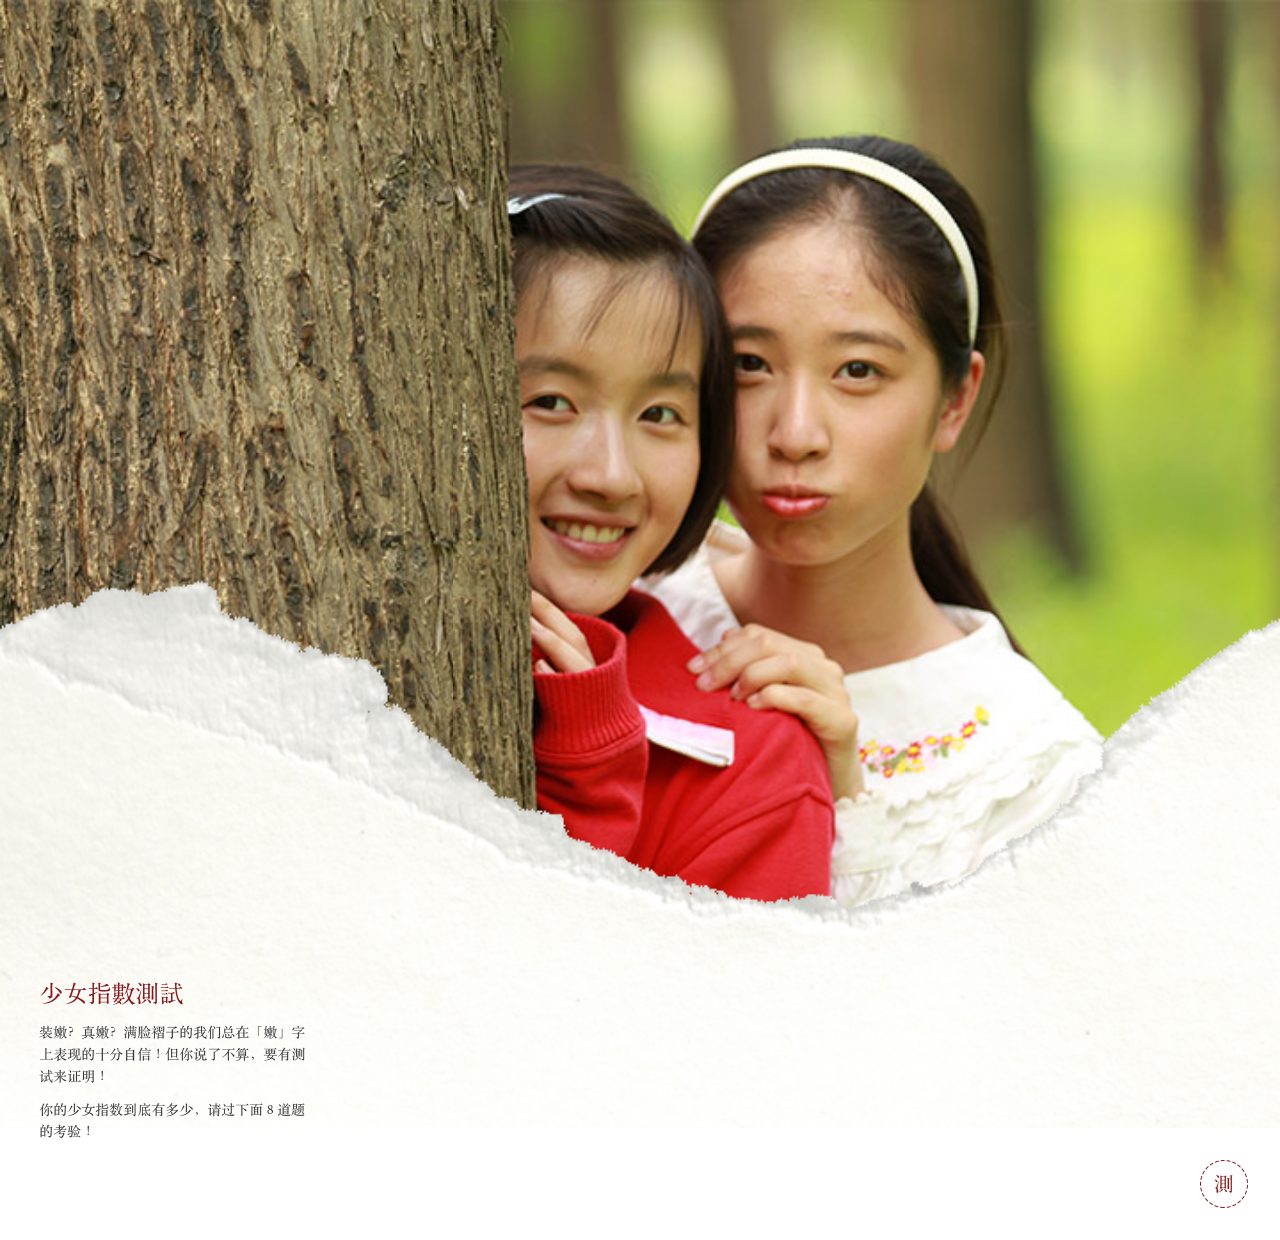
<file: index.html>
<!DOCTYPE html><html lang="en"><head><meta charset="utf-8"><title>少女指数测试</title><meta name="title" content="少女指数测试"><meta name="description" content="少女指数测试｜少女哪吒｜拇指阅读"><meta name="keywords" content="少女, 指数, 测试, 少女哪吒, 电影, 微信, 微信公众号, 朋友圈, 拇指阅读, MZRead, WeChat"><meta name="viewport" content="width=device-width,maximum-scale=1.0,minimum-scale=1.0"><meta name="apple-mobile-web-app-capable" content="yes"><meta name="apple-mobile-web-app-status-bar-style" content="black"><meta name="format-detection" content="telephone=no"><meta http-equiv="X-UA-Compatible" content="IE=edge"><link rel="stylesheet" href="assets/app.css"><script type="text/javascript">var _hmt = _hmt || [];</script><!--[if lt IE 9]><script src="assets/html5shiv.min.js"></script><![endif]--></head><body><div style="display:none" class="wechat-thumb"><img src="assets/wechat-thumb.jpg"></div><div class="hero-wrap"><div class="tearpaper-lower"><img src="assets/tearpaper-lower.png"></div><figure class="hero-image"><img src="assets/hero-cover.jpg" class="cover"><img src="assets/hero-q1.jpg" class="quest-1"><img src="assets/hero-q2.jpg" class="quest-2"><img src="assets/hero-q3.jpg" class="quest-3"><img src="assets/hero-q4.jpg" class="quest-4"><img src="assets/hero-q5.jpg" class="quest-5"><img src="assets/hero-q6.jpg" class="quest-6"><img src="assets/hero-q7.jpg" class="quest-7"><img src="assets/hero-q8.jpg" class="quest-8"><img src="assets/hero-r1.jpg" class="result-1"><img src="assets/hero-r2.jpg" class="result-2"><img src="assets/hero-r3.jpg" class="result-3"><img src="assets/hero-r4.jpg" class="result-4"></figure></div><div class="main-wrap"><div class="copy-wrap"><div class="copy"></div><div style="display:none" class="gift-widget"><a href="http://m.gewara.com/wz/special/quan/index.xhtml?id=150626142523" class="gift-btn"></a><p class="gift-label">赶紧领个红包吧！</p></div></div></div><div class="foot-wrap"><button style="display:none" class="start-btn"></button><button style="display:none" data-opt="1" class="opt-btn opt-1"></button><button style="display:none" data-opt="2" class="opt-btn opt-2"></button><button style="display:none" data-opt="3" class="opt-btn opt-3"></button><button style="display:none" data-opt="4" class="opt-btn opt-4"></button><button style="display:none" data-opt="5" class="opt-btn opt-5"></button><footer style="display:none" class="result"><a href="http://m.gewara.com/movie/239092487" class="logo-nezha"></a><a href="http://mp.weixin.qq.com/s?__biz=MjM5MDI1Nzk2MA==&amp;mid=202001182&amp;idx=1&amp;sn=b9d73d331a3b5139d2896b151e7a0767#rd" class="logo-mzread"></a><a href="javascript:void(0)" class="share-btn"><span>分享到<br>朋友圈</span><i></i></a></footer></div><div class="modal-wrap"><div class="share-guide"><button>分享到朋友圈</button></div></div></body><script type="text/javascript" src="assets/libs.js"></script><script type="text/javascript">var _bdhmProtocol = (("https:" == document.location.protocol) ? " https://" : " http://"); document.write(unescape("%3Cscript src='" + _bdhmProtocol + "hm.baidu.com/h.js%3Fb2544bca1b3969d5a434bea6141d59dc' type='text/javascript'%3E%3C/script%3E"));</script><script type="text/javascript" src="assets/app.js"></script></html>
</file>
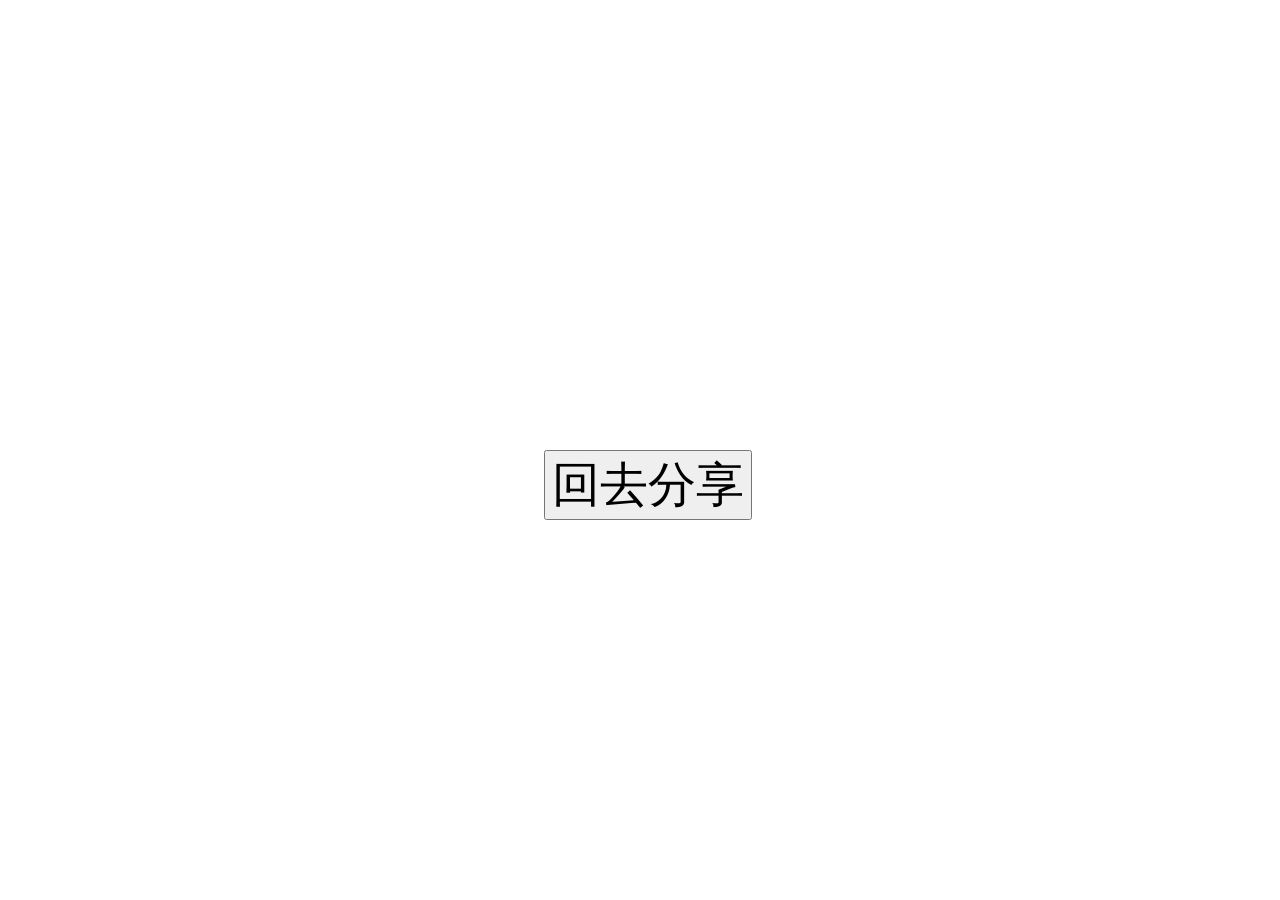
<file: test-target.html>
<!DOCTYPE html>
<html lang="en">
	<head>
		<meta charset="utf-8">
		<title>红包测试</title>
		<style>
			#center {
				position: fixed;
				top: 50%;
				width: 100%;
				text-align: center;
			}
			button {
				font-size: 3em;
			}
		</style>
	</head>
	<body>
		<div id="center">
			<button onclick='history.back(-1)'>回去分享</button>
		</div>
	</body>
</html>
</file>
<file: assets/app.css>
/*! normalize.css v3.0.3 | MIT License | github.com/necolas/normalize.css */html{font-family:sans-serif;-ms-text-size-adjust:100%;-webkit-text-size-adjust:100%}body{margin:0}article,aside,details,figcaption,figure,footer,header,hgroup,main,menu,nav,section,summary{display:block}audio,canvas,progress,video{display:inline-block;vertical-align:baseline}audio:not([controls]){display:none;height:0}[hidden],template{display:none}a{background-color:transparent}a:active,a:hover{outline:0}abbr[title]{border-bottom:1px dotted}b,strong{font-weight:700}dfn{font-style:italic}h1{font-size:2em;margin:.67em 0}mark{background:#ff0;color:#000}small{font-size:80%}sub,sup{font-size:75%;line-height:0;position:relative;vertical-align:baseline}sup{top:-.5em}sub{bottom:-.25em}img{border:0}svg:not(:root){overflow:hidden}figure{margin:1em 40px}hr{box-sizing:content-box;height:0}pre{overflow:auto}code,kbd,pre,samp{font-family:monospace,monospace;font-size:1em}button,input,optgroup,select,textarea{color:inherit;font:inherit;margin:0}button{overflow:visible}button,select{text-transform:none}button,html input[type=button],input[type=reset],input[type=submit]{-webkit-appearance:button;cursor:pointer}button[disabled],html input[disabled]{cursor:default}button::-moz-focus-inner,input::-moz-focus-inner{border:0;padding:0}input{line-height:normal}input[type=checkbox],input[type=radio]{box-sizing:border-box;padding:0}input[type=number]::-webkit-inner-spin-button,input[type=number]::-webkit-outer-spin-button{height:auto}input[type=search]{-webkit-appearance:textfield;box-sizing:content-box}input[type=search]::-webkit-search-cancel-button,input[type=search]::-webkit-search-decoration{-webkit-appearance:none}fieldset{border:1px solid silver;margin:0 2px;padding:.35em .625em .75em}legend{border:0;padding:0}textarea{overflow:auto}optgroup{font-weight:700}table{border-collapse:collapse;border-spacing:0}td,th{padding:0}html{height:100%}body{position:relative;z-index:0;width:100%;height:100%;color:#333;background-color:#fff;font-family:"Avenir Next","Segoe UI","Helvetica Neue",Arial,"Hiragino Sans GB","Microsoft YaHei UI","Microsoft YaHei","Source Han Sans","Noto Sans",sans-serif;font-size:16px;line-height:1;text-rendering:optimizeLegibility;-webkit-font-smoothing:antialiased;-moz-osx-font-smoothing:grayscale;-webkit-user-select:none;-moz-user-select:none;-ms-user-select:none;user-select:none}button{padding:0;border:0;background:0 0;text-align:center;-webkit-user-select:none;-moz-user-select:none;-ms-user-select:none;user-select:none;outline:0;-webkit-tap-highlight-color:transparent}@font-face{font-family:'GB Punct';src:local("Hiragino Sans GB"),local("Heiti SC"),local("SimHei");unicode-range:U+2014,U+00B7,U+2026,U+201C,U+201D}.gb-punct{font-family:"GB Punct","Avenir Next","Segoe UI","Helvetica Neue",Arial,"Hiragino Sans GB","Microsoft YaHei UI","Microsoft YaHei","Source Han Sans","Noto Sans",sans-serif}blockquote,figcaption,figure,h1,h2,h3,h4,h5,h6,header,img,li,ol,p,section,ul{margin:0}ol,ul{list-style:none;padding:0}figcaption,li,p{-webkit-hyphens:auto;-moz-hyphens:auto;-ms-hyphens:auto;hyphens:auto}a{color:inherit;text-decoration:none;-webkit-tap-highlight-color:transparent}.hero-wrap{position:absolute;z-index:-100;top:0;left:0;width:100%;height:calc(18em + 65.625vw);min-height:100%;overflow:hidden}.hero-wrap .hero-image{position:relative;width:100%;height:0;padding-bottom:75%}.hero-wrap .hero-image img{position:absolute;top:0;left:0;visibility:hidden;width:100%;height:100%;opacity:0;-webkit-filter:blur(5px);filter:blur(5px);-webkit-transform:scale3d(1.1,1.1,1);transform:scale3d(1.1,1.1,1);will-change:opacity,filter,transform;-webkit-transition:visibility 0s linear 1.75s,opacity 1.75s ease-in-out,filter 1.75s ease-in-out,-webkit-filter 1.75s ease-in-out,-webkit-transform 1.75s ease-in-out;transition:visibility 0s linear 1.75s,opacity 1.75s ease-in-out,filter 1.75s ease-in-out,-webkit-filter 1.75s ease-in-out,transform 1.75s ease-in-out}.hero-wrap .hero-image img.active{visibility:visible;opacity:1;-webkit-filter:blur(0);filter:blur(0);-webkit-transform:scale3d(1,1,1);transform:scale3d(1,1,1);will-change:opacity,filter,transform;-webkit-transition:visibility 0s linear 0s,opacity 1.25s ease-in-out .15s,filter 1.25s ease-in-out .15s,-webkit-filter 1.25s ease-in-out .15s,-webkit-transform 1.25s ease-in-out .15s;transition:visibility 0s linear 0s,opacity 1.25s ease-in-out .15s,filter 1.25s ease-in-out .15s,-webkit-filter 1.25s ease-in-out .15s,transform 1.25s ease-in-out .15s}.hero-wrap .tearpaper-lower{position:absolute;z-index:100;top:150px;top:41.66666667vw;left:0;width:100%;height:0;padding-bottom:66.6667%;-webkit-transform:translate3d(0,0,0);transform:translate3d(0,0,0)}.hero-wrap .tearpaper-lower img{position:absolute;top:0;left:0;width:100%;height:100%}.main-wrap{min-height:100%;margin-bottom:-5em}.main-wrap:after{content:"";display:block;height:5em}.copy-wrap{position:relative;min-height:100%;padding-top:65.625%;padding-top:65.625vw;padding-left:1em;padding-right:1em}@media (min-height:560px){.copy-wrap{padding-top:70%;padding-top:70vw}}@media (min-height:670px){.copy-wrap{padding-top:75%;padding-top:75vw}}@media (min-width:350px){.copy-wrap{padding-left:1.5em;padding-right:1.5em}}@media (min-width:380px){.copy-wrap{padding-top:75%;padding-top:75vw;padding-left:2em;padding-right:2em}}.copy-wrap .copy{position:relative;width:18em;height:12.5em;background-image:url(cover-copy-sprit@2x.png),url(quest-copy-sprit@2x.png);background-size:162em 12.5em,144em 12.5em;background-repeat:no-repeat;opacity:0;-webkit-transition:opacity .75s ease-in-out,background-position 0s linear .75s;transition:opacity .75s ease-in-out,background-position 0s linear .75s}.copy-wrap .copy.active{opacity:1;-webkit-transition:opacity 1s ease-in-out;transition:opacity 1s ease-in-out}.copy-wrap .result-1.active,.copy-wrap .result-2.active,.copy-wrap .result-3.active,.copy-wrap .result-4.active{margin:0 auto}.copy-wrap .cover{background-position:0 0,18em 0}.copy-wrap .cover-1{background-position:-90em 0,18em 0}.copy-wrap .cover-2{background-position:-108em 0,18em 0}.copy-wrap .cover-3{background-position:-126em 0,18em 0}.copy-wrap .cover-4{background-position:-144em 0,18em 0}.copy-wrap .result-1{background-position:-18em 0,18em 0}.copy-wrap .result-2{background-position:-36em 0,18em 0}.copy-wrap .result-3{background-position:-54em 0,18em 0}.copy-wrap .result-4{background-position:-72em 0,18em 0}.copy-wrap .quest-1{background-position:18em 0,0 0}.copy-wrap .quest-2{background-position:18em 0,-18em 0}.copy-wrap .quest-3{background-position:18em 0,-36em 0}.copy-wrap .quest-4{background-position:18em 0,-54em 0}.copy-wrap .quest-5{background-position:18em 0,-72em 0}.copy-wrap .quest-6{background-position:18em 0,-90em 0}.copy-wrap .quest-7{background-position:18em 0,-108em 0}.copy-wrap .quest-8{background-position:18em 0,-126em 0}.copy-wrap .gift-widget{position:absolute;left:0;top:210px;top:65.625vw;padding-top:7em;width:100%;height:4.25em;text-align:center;line-height:1;-webkit-user-select:none;-moz-user-select:none;-ms-user-select:none;user-select:none}@media (min-width:350px){.copy-wrap .gift-widget{top:252px;top:70vw}}@media (min-width:380px){.copy-wrap .gift-widget{top:285px;top:75vw}}.copy-wrap .gift-widget .gift-btn{display:inline-block;width:3em;height:3em;vertical-align:top;line-height:3em;background-image:url(btn-sprite@2x.png);background-size:27em 3em;background-repeat:no-repeat;background-position:-18em 0;-webkit-transform:scale3d(0,0,1);transform:scale3d(0,0,1)}.copy-wrap .gift-widget .gift-label{margin-top:.6em;color:#333;font-size:.625em;line-height:1.4;opacity:0}.copy-wrap .gift-widget.active .gift-btn{-webkit-transform:scale3d(1,1,1);transform:scale3d(1,1,1);-webkit-transition:-webkit-transform 1s cubic-bezier(.18,.89,.32,1.28);transition:transform 1s cubic-bezier(.18,.89,.32,1.28)}.copy-wrap .gift-widget.active .gift-btn.pressing{-webkit-transform:scale3d(1.15,1.15,1);transform:scale3d(1.15,1.15,1);-webkit-transition:-webkit-transform .2s ease-out;transition:transform .2s ease-out}.copy-wrap .gift-widget.active .gift-label{opacity:1;-webkit-transition:opacity .2s ease-in-out 1s;transition:opacity .2s ease-in-out 1s}.foot-wrap{position:relative;display:-webkit-box;display:-webkit-flex;display:-ms-flexbox;display:flex;-webkit-box-pack:justify;-webkit-justify-content:space-between;-ms-flex-pack:justify;justify-content:space-between;box-sizing:border-box;width:100%;height:5em;max-width:26em;margin-left:auto;margin-right:0;padding-left:1em;padding-right:1em}@media (min-width:350px){.foot-wrap{padding-left:1.5em;padding-right:1.5em}}@media (min-width:380px){.foot-wrap{padding-left:2em;padding-right:2em}}.foot-wrap .opt-btn,.foot-wrap .start-btn{width:3em;height:3em;background-image:url(btn-sprite@2x.png);background-size:27em 3em;background-repeat:no-repeat;-webkit-transform:scale3d(0,0,1);transform:scale3d(0,0,1);-webkit-transition:-webkit-transform .5s cubic-bezier(.57,-.37,.74,.05);transition:transform .5s cubic-bezier(.57,-.37,.74,.05)}@media (min-width:416px){.foot-wrap .opt-btn,.foot-wrap .start-btn{margin-left:auto;margin-right:0}}.foot-wrap .opt-btn.active,.foot-wrap .start-btn.active{-webkit-transform:scale3d(1,1,1);transform:scale3d(1,1,1);-webkit-transition:-webkit-transform .2s ease-out;transition:transform .2s ease-out}.foot-wrap .opt-btn.active.pressing,.foot-wrap .start-btn.active.pressing{-webkit-transform:scale3d(1.15,1.15,1);transform:scale3d(1.15,1.15,1);-webkit-transition:-webkit-transform .2s ease-out;transition:transform .2s ease-out}.foot-wrap .start-btn{background-position:0 0}.foot-wrap .opt-1{background-position:-3em 0}.foot-wrap .opt-2{background-position:-6em 0}.foot-wrap .opt-3{background-position:-9em 0}.foot-wrap .opt-4{background-position:-12em 0}.foot-wrap .opt-5{background-position:-15em 0}.foot-wrap .delay.opt-2{-webkit-transition-delay:.1s!important;transition-delay:.1s!important}.foot-wrap .delay.opt-3{-webkit-transition-delay:.2s!important;transition-delay:.2s!important}.foot-wrap .delay.opt-4{-webkit-transition-delay:.3s!important;transition-delay:.3s!important}.foot-wrap .delay.opt-5{-webkit-transition-delay:.4s!important;transition-delay:.4s!important}.foot-wrap.result{max-width:none;margin-right:auto}.foot-wrap .result{position:relative;width:100%;height:2.25em;margin-bottom:1em;padding-top:2.25em}.foot-wrap .result .logo-mzread,.foot-wrap .result .logo-nezha{display:inline-block;width:5.625em;height:2.25em}.foot-wrap .result .share-btn{position:absolute;bottom:0;right:0;display:inline-block;width:6.625em;vertical-align:top;text-align:right;line-height:1}.foot-wrap .result .share-btn span{display:inline-block;width:6em;height:2.4em;padding:.6em .4em .6em 0;color:#871a1f;font-size:.625em;line-height:1.2;text-align:right}.foot-wrap .result .share-btn i{display:inline-block;width:2em;height:2.25em;vertical-align:top}.foot-wrap .result .logo-mzread,.foot-wrap .result .logo-nezha,.foot-wrap .result .share-btn i{background-image:url(footer-sprite@2x.png);background-size:13.25em 2.25em;background-repeat:no-repeat}.foot-wrap .result .logo-nezha{background-position:0 0}.foot-wrap .result .logo-mzread{background-position:-5.625em 0}.foot-wrap .result .share-btn i{background-position:-11.25em 0}.foot-wrap .result .logo-mzread,.foot-wrap .result .logo-nezha,.foot-wrap .result .share-btn{opacity:0;-webkit-transform:scale3d(.75,.75,1);transform:scale3d(.75,.75,1)}.foot-wrap .result.active{opacity:1}.foot-wrap .result.active.delay .logo-nezha{-webkit-transition-delay:.5s!important;transition-delay:.5s!important}.foot-wrap .result.active.delay .logo-mzread{-webkit-transition-delay:1s!important;transition-delay:1s!important}.foot-wrap .result.active.delay .share-btn{-webkit-transition-delay:1.5s!important;transition-delay:1.5s!important}.foot-wrap .result.active .logo-nezha{-webkit-transition-delay:.5s!important;transition-delay:.5s!important}.foot-wrap .result.active .logo-mzread{-webkit-transition-delay:1s!important;transition-delay:1s!important}.foot-wrap .result.active .share-btn{-webkit-transition-delay:1.5s!important;transition-delay:1.5s!important}.foot-wrap .result.active .logo-mzread,.foot-wrap .result.active .logo-nezha,.foot-wrap .result.active .share-btn{opacity:1;-webkit-transform:scale3d(1,1,1);transform:scale3d(1,1,1);-webkit-transition:opacity 1s ease-in-out,-webkit-transform 1s cubic-bezier(.18,.89,.32,1.28);transition:opacity 1s ease-in-out,transform 1s cubic-bezier(.18,.89,.32,1.28)}.foot-wrap .result.active .logo-mzread.pressing,.foot-wrap .result.active .logo-nezha.pressing,.foot-wrap .result.active .share-btn.pressing{opacity:.5;-webkit-transition:opacity .2s ease-out;transition:opacity .2s ease-out}.modal-wrap{position:fixed;top:0;left:0;z-index:-1000;visibility:hidden;width:100%;height:100%;-webkit-transform:translate3d(0,0,0);transform:translate3d(0,0,0);will-change:z-index,visibility;-webkit-transition:z-index 0s linear .5s,visibility 0s linear .5s;transition:z-index 0s linear .5s,visibility 0s linear .5s}.modal-wrap.active{z-index:1000;visibility:visible;-webkit-transition:z-index 0s linear 0s,visibility 0s linear 0s;transition:z-index 0s linear 0s,visibility 0s linear 0s}.modal-wrap .share-guide{width:100%;height:100%;background-color:rgba(255,255,255,.85);opacity:0;will-change:opacity;-webkit-transition:opacity .5s ease-in-out 0s;transition:opacity .5s ease-in-out 0s}.modal-wrap .share-guide.active{opacity:1;-webkit-transition:opacity .5s ease-in-out 0s;transition:opacity .5s ease-in-out 0s}.modal-wrap .share-guide button{position:absolute;top:.66666667em;right:.66666667em;width:8em;height:1em;box-sizing:content-box;padding-top:2.25em;padding-bottom:.75em;background-image:url(btn-sprite@2x.png);background-size:36em 4em;background-repeat:no-repeat;background-position:-28em 0;color:#871a1f;font-size:.75em;line-height:1;will-change:transform}.modal-wrap .share-guide.active button{-webkit-animation:spring-bubble 1.25s ease-in-out .75s infinite;animation:spring-bubble 1.25s ease-in-out .75s infinite}@-webkit-keyframes spring-bubble{0%{-webkit-transform:translate3d(0,0,0);transform:translate3d(0,0,0)}5%{-webkit-transform:translate3d(0,0,0);transform:translate3d(0,0,0)}65%{-webkit-transform:translate3d(0,.66667em,0);transform:translate3d(0,.66667em,0)}95%{-webkit-transform:translate3d(0,0,0);transform:translate3d(0,0,0)}100%{-webkit-transform:translate3d(0,0,0);transform:translate3d(0,0,0)}}@keyframes spring-bubble{0%{-webkit-transform:translate3d(0,0,0);transform:translate3d(0,0,0)}5%{-webkit-transform:translate3d(0,0,0);transform:translate3d(0,0,0)}65%{-webkit-transform:translate3d(0,.66667em,0);transform:translate3d(0,.66667em,0)}95%{-webkit-transform:translate3d(0,0,0);transform:translate3d(0,0,0)}100%{-webkit-transform:translate3d(0,0,0);transform:translate3d(0,0,0)}}
</file>
